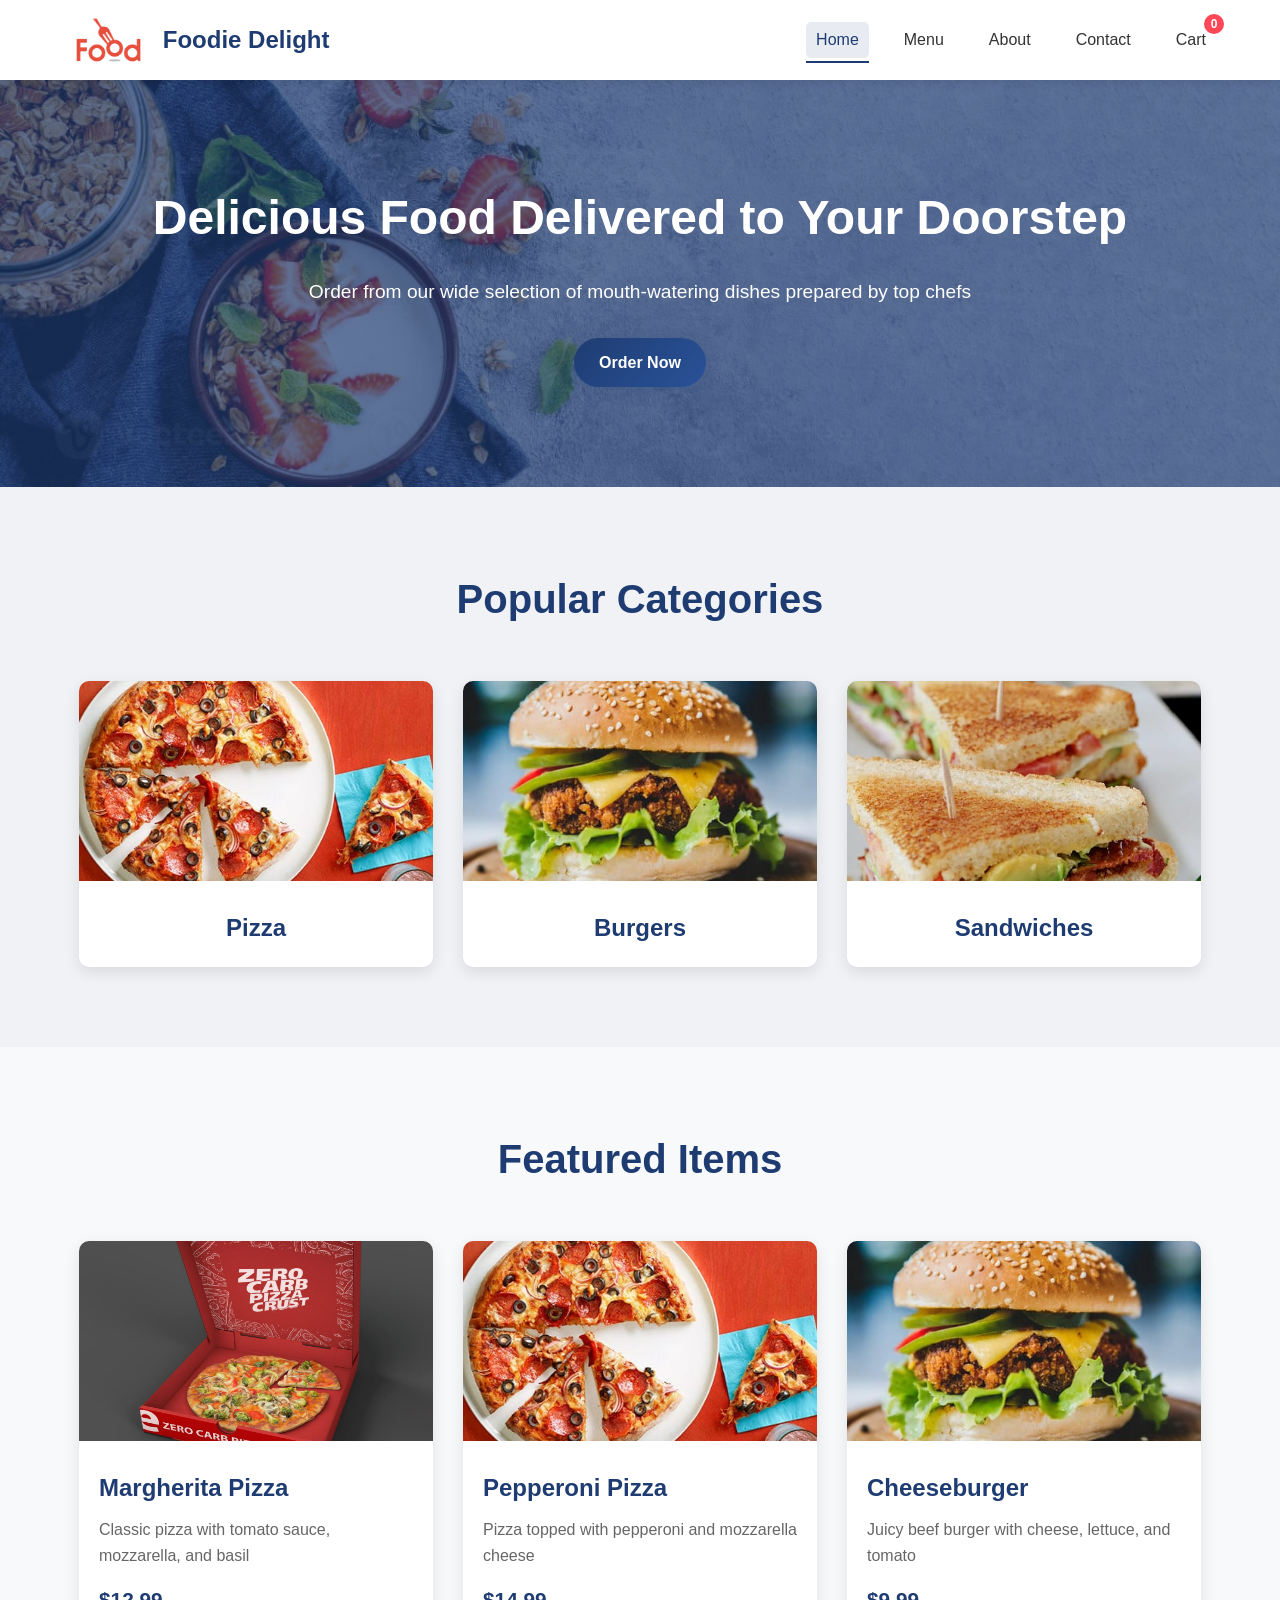
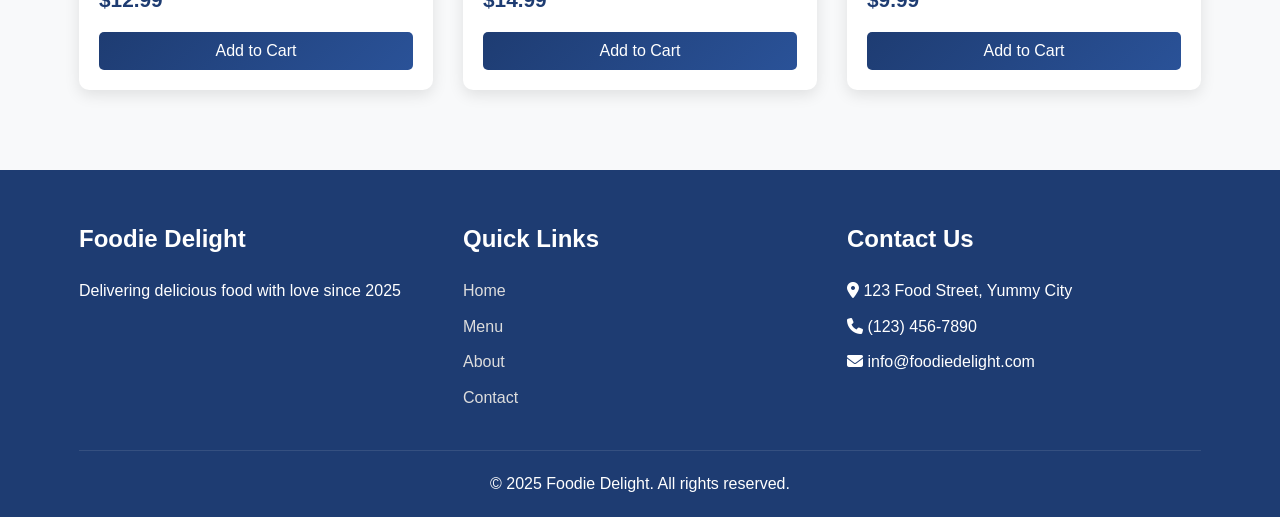
<file: index.html>
<!DOCTYPE html>
<html lang="en">
<head>
    <meta charset="UTF-8">
    <meta name="viewport" content="width=device-width, initial-scale=1.0">
    <title>Foodie Delight - Order Delicious Food Online</title>
    <link rel="stylesheet" href="style.css">
    <link rel="stylesheet" href="https://cdnjs.cloudflare.com/ajax/libs/font-awesome/6.4.0/css/all.min.css">
</head>
<body>
    <!-- Mobile Navigation - Shows ONLY on phones -->
<div class="mobile-header">
    <div class="mobile-icons">
        <button class="mobile-menu-btn" id="mobileMenuBtn">☰</button>
    </div>
</div>

<!-- Mobile Sidebar Menu -->
<div class="mobile-sidebar" id="mobileSidebar">
    <button class="mobile-close" id="mobileCloseBtn">✕</button>
    <a href="index.html">Home</a>
    <a href="menu.html">Menu</a>
    <a href="about.html">About</a>
    <a href="contact.html">Contact</a>
    <a href="cart.html">Cart</a>
</div>

<!-- Dark Overlay -->
<div class="mobile-overlay" id="mobileOverlay"></div>
    <!-- Header Section -->
    <header>
        <div class="container">
            <div class="logo">
                <img src="logo.png" alt="Foodie Delight Logo">
                <h1>Foodie Delight</h1>
            </div>
            <nav>
                <ul class="nav-links">
                    <li><a href="index.html" class="active">Home</a></li>
                    <li><a href="menu.html">Menu</a></li>
                    <li><a href="about.html">About</a></li>
                    <li><a href="contact.html">Contact</a></li>
                    <li><a href="#" id="cartLink">Cart <span class="cart-count">0</span></a></li>
                </ul>
            </nav>
        </div>
    </header>

    <!-- Hero Section -->
    <section class="hero">
        <div class="container">
            <div class="hero-content">
                <h1>Delicious Food Delivered to Your Doorstep</h1>
                <p>Order from our wide selection of mouth-watering dishes prepared by top chefs</p>
                <a href="menu.html" class="btn-primary">Order Now</a>
            </div>
        </div>
    </section>

    <!-- Categories Section -->
    <section class="categories">
        <div class="container">
            <h2>Popular Categories</h2>
            <div class="category-grid">
                <div class="category-card">
                    <img src="p1.jpg" alt="Pizza">
                    <h3>Pizza</h3>
                </div>
                <div class="category-card">
                    <img src="b1.jpg" alt="Burgers">
                    <h3>Burgers</h3>
                </div>
                <div class="category-card">
                    <img src="sandwich.jpg" alt="Sandwiches">
                    <h3>Sandwiches</h3>
                </div>
            </div>
        </div>
    </section>

    <!-- Featured Items Section -->
    <section class="featured">
        <div class="container">
            <h2>Featured Items</h2>
            <div class="food-grid" id="featuredFoods">
                <!-- Featured items will be loaded here by JavaScript -->
            </div>
        </div>
    </section>

    <!-- Cart Modal -->
    <div class="cart-modal" id="cartModal">
        <div class="cart-content">
            <div class="cart-header">
                <h2>Your Cart</h2>
                <span class="close-btn" id="closeCart">&times;</span>
            </div>
            <div class="cart-body">
                <div id="cartItems">
                    <!-- Cart items will be loaded here -->
                    <p class="empty-cart-message">Your cart is empty</p>
                </div>
                <div class="cart-footer">
                    <div class="cart-total">
                        <h3>Total: $<span id="cartTotal">0.00</span></h3>
                    </div>
                    <button class="btn-primary checkout-btn" id="checkoutBtn">Checkout</button>
                </div>
            </div>
        </div>
    </div>

    <!-- Footer -->
    <footer>
        <div class="container">
            <div class="footer-content">
                <div class="footer-section">
                    <h3>Foodie Delight</h3>
                    <p>Delivering delicious food with love since 2025</p>
                </div>
                <div class="footer-section">
                    <h3>Quick Links</h3>
                    <ul>
                        <li><a href="index.html">Home</a></li>
                        <li><a href="menu.html">Menu</a></li>
                        <li><a href="about.html">About</a></li>
                        <li><a href="contact.html">Contact</a></li>
                    </ul>
                </div>
                <div class="footer-section">
                    <h3>Contact Us</h3>
                    <p><i class="fas fa-map-marker-alt"></i> 123 Food Street, Yummy City</p>
                    <p><i class="fas fa-phone"></i> (123) 456-7890</p>
                    <p><i class="fas fa-envelope"></i> info@foodiedelight.com</p>
                </div>
            </div>
            <div class="footer-bottom">
                <p>&copy; 2025 Foodie Delight. All rights reserved.</p>
            </div>
        </div>
    </footer>

    <script src="script.js"></script>
    <script>
// Mobile menu functionality
const menuBtn = document.getElementById('mobileMenuBtn');
const sidebar = document.getElementById('mobileSidebar');
const closeBtn = document.getElementById('mobileCloseBtn');
const overlay = document.getElementById('mobileOverlay');

function openMenu() {
    sidebar.classList.add('show');
    overlay.classList.add('show');
    document.body.style.overflow = 'hidden';
}

function closeMenu() {
    sidebar.classList.remove('show');
    overlay.classList.remove('show');
    document.body.style.overflow = '';
}

if (menuBtn) menuBtn.addEventListener('click', openMenu);
if (closeBtn) closeBtn.addEventListener('click', closeMenu);
if (overlay) overlay.addEventListener('click', closeMenu);

// Close menu when any link is clicked
const sidebarLinks = document.querySelectorAll('.mobile-sidebar a');
sidebarLinks.forEach(link => {
    link.addEventListener('click', closeMenu);
});
</script>
<script>
// Close cart on mobile when page loads
if (window.innerWidth < 768) {
    // Find the cart element
    var cartElement = document.querySelector('.cart-sidebar, .cart-container, [class*="cart"], [id*="cart"]');
    if (cartElement) {
        cartElement.classList.remove('active', 'open', 'show');
        cartElement.style.display = 'none';
    }
}
</script>
</body>
</html>
</file>
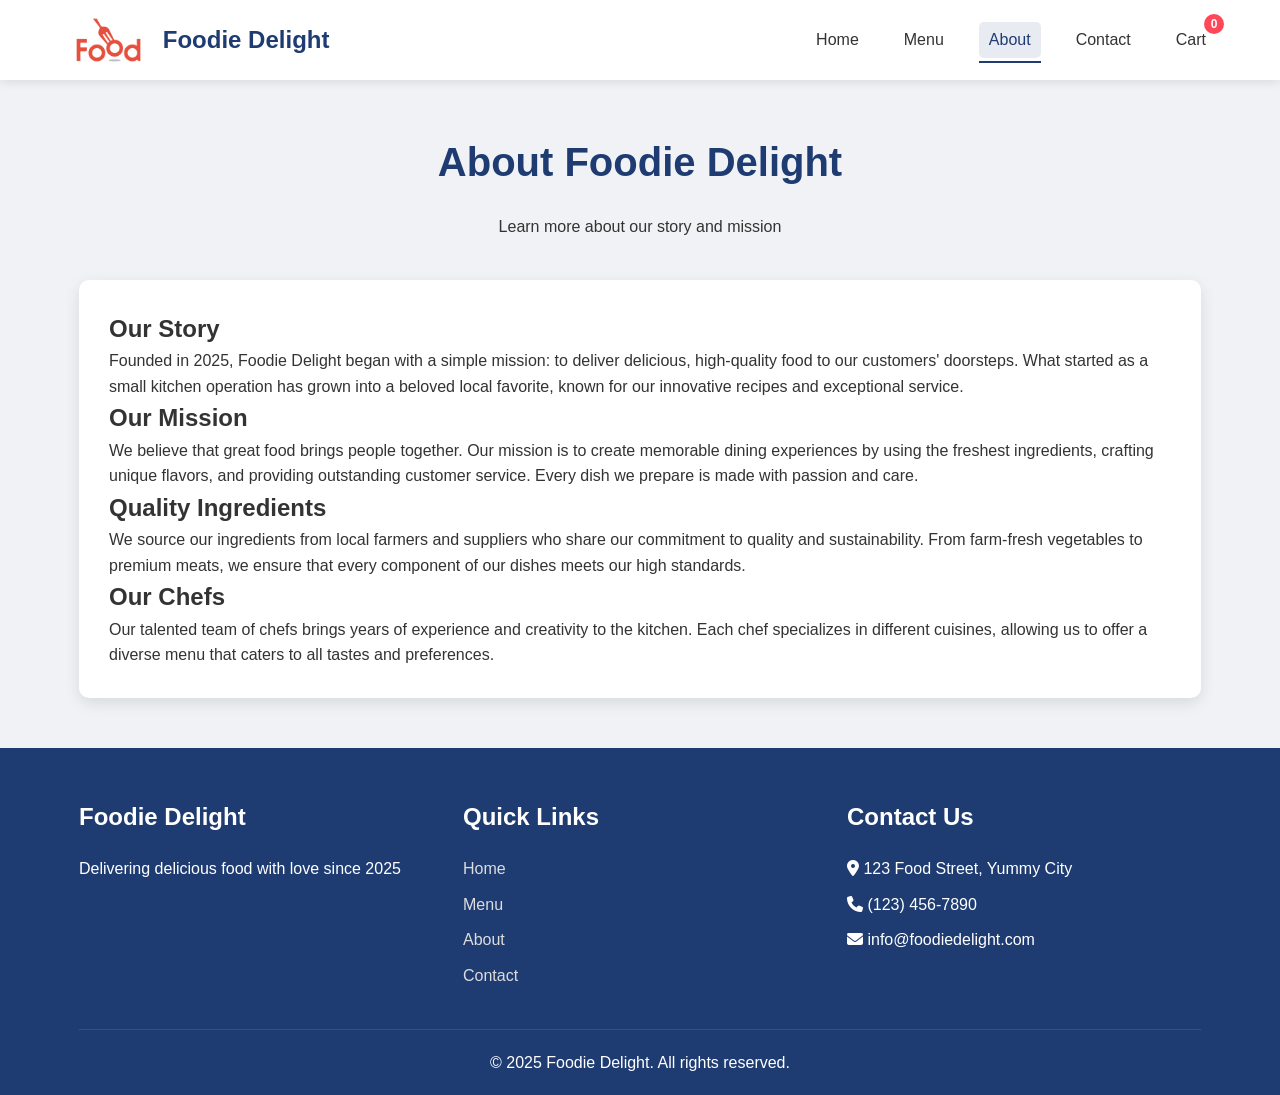
<file: about.html>
<!DOCTYPE html>
<html lang="en">
<head>
    <meta charset="UTF-8">
    <meta name="viewport" content="width=device-width, initial-scale=1.0">
    <title>About Us - Foodie Delight</title>
    <link rel="stylesheet" href="style.css">
    <link rel="stylesheet" href="https://cdnjs.cloudflare.com/ajax/libs/font-awesome/6.4.0/css/all.min.css">
</head>
<body>
    <!-- Header Section -->
    <header>
        <div class="container">
            <div class="logo">
                <img src="logo.png" alt="Foodie Delight Logo">
                <h1>Foodie Delight</h1>
            </div>
            <nav>
                <ul class="nav-links">
                    <li><a href="index.html">Home</a></li>
                    <li><a href="menu.html">Menu</a></li>
                    <li><a href="about.html" class="active">About</a></li>
                    <li><a href="contact.html">Contact</a></li>
                    <li><a href="#" id="cartLink">Cart <span class="cart-count">0</span></a></li>
                </ul>
            </nav>
        </div>
    </header>

    <!-- About Section -->
    <section class="about-page">
        <div class="container">
            <div class="about-header">
                <h1>About Foodie Delight</h1>
                <p>Learn more about our story and mission</p>
            </div>
            
            <div class="about-content">
                <h2>Our Story</h2>
                <p>Founded in 2025, Foodie Delight began with a simple mission: to deliver delicious, high-quality food to our customers' doorsteps. What started as a small kitchen operation has grown into a beloved local favorite, known for our innovative recipes and exceptional service.</p>
                
                <h2>Our Mission</h2>
                <p>We believe that great food brings people together. Our mission is to create memorable dining experiences by using the freshest ingredients, crafting unique flavors, and providing outstanding customer service. Every dish we prepare is made with passion and care.</p>
                
                <h2>Quality Ingredients</h2>
                <p>We source our ingredients from local farmers and suppliers who share our commitment to quality and sustainability. From farm-fresh vegetables to premium meats, we ensure that every component of our dishes meets our high standards.</p>
                
                <h2>Our Chefs</h2>
                <p>Our talented team of chefs brings years of experience and creativity to the kitchen. Each chef specializes in different cuisines, allowing us to offer a diverse menu that caters to all tastes and preferences.</p>
            </div>
        </div>
    </section>

    <!-- Cart Modal -->
    <div class="cart-modal" id="cartModal">
        <div class="cart-content">
            <div class="cart-header">
                <h2>Your Cart</h2>
                <span class="close-btn" id="closeCart">&times;</span>
            </div>
            <div class="cart-body">
                <div id="cartItems">
                    <!-- Cart items will be loaded here -->
                    <p class="empty-cart-message">Your cart is empty</p>
                </div>
                <div class="cart-footer">
                    <div class="cart-total">
                        <h3>Total: $<span id="cartTotal">0.00</span></h3>
                    </div>
                    <button class="btn-primary checkout-btn" id="checkoutBtn">Checkout</button>
                </div>
            </div>
        </div>
    </div>

    <!-- Footer -->
    <footer>
        <div class="container">
            <div class="footer-content">
                <div class="footer-section">
                    <h3>Foodie Delight</h3>
                    <p>Delivering delicious food with love since 2025</p>
                </div>
                <div class="footer-section">
                    <h3>Quick Links</h3>
                    <ul>
                        <li><a href="index.html">Home</a></li>
                        <li><a href="menu.html">Menu</a></li>
                        <li><a href="about.html">About</a></li>
                        <li><a href="contact.html">Contact</a></li>
                    </ul>
                </div>
                <div class="footer-section">
                    <h3>Contact Us</h3>
                    <p><i class="fas fa-map-marker-alt"></i> 123 Food Street, Yummy City</p>
                    <p><i class="fas fa-phone"></i> (123) 456-7890</p>
                    <p><i class="fas fa-envelope"></i> info@foodiedelight.com</p>
                </div>
            </div>
            <div class="footer-bottom">
                <p>&copy; 2025 Foodie Delight. All rights reserved.</p>
            </div>
        </div>
    </footer>

    <script src="script.js"></script>
</body>
</html>
</file>
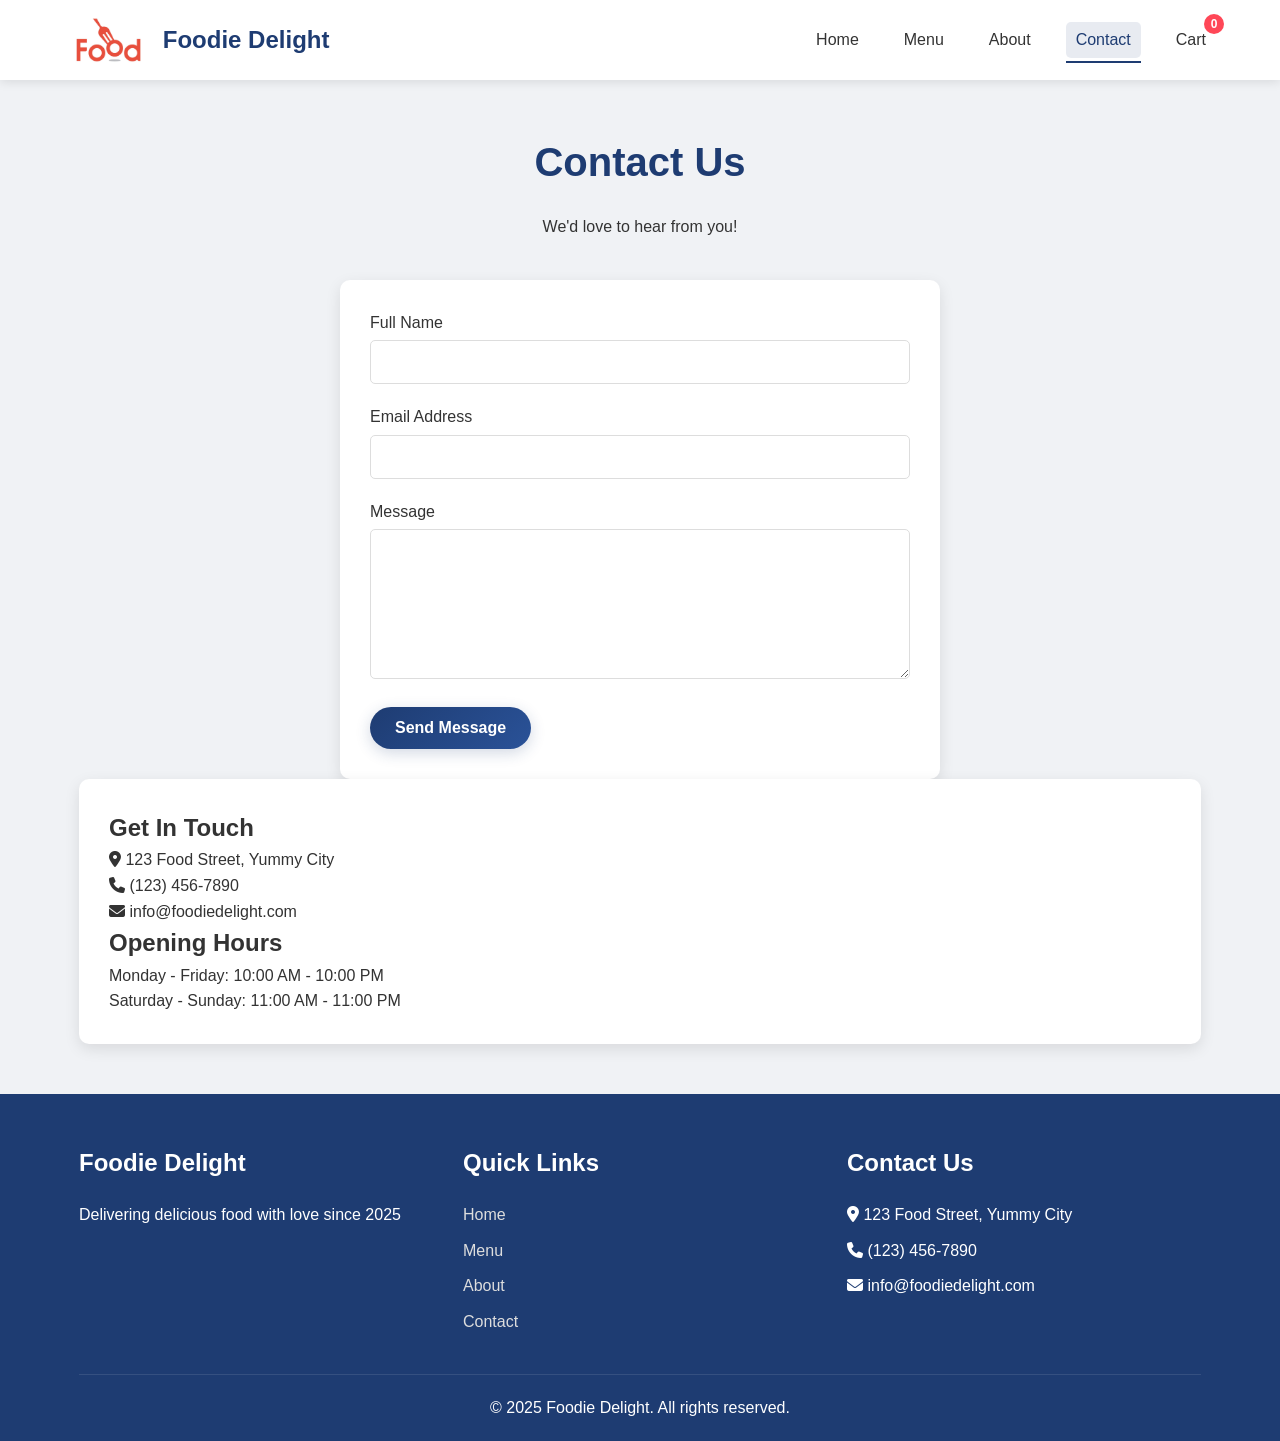
<file: contact.html>
<!DOCTYPE html>
<html lang="en">
<head>
    <meta charset="UTF-8">
    <meta name="viewport" content="width=device-width, initial-scale=1.0">
    <title>Contact Us - Foodie Delight</title>
    <link rel="stylesheet" href="style.css">
    <link rel="stylesheet" href="https://cdnjs.cloudflare.com/ajax/libs/font-awesome/6.4.0/css/all.min.css">
</head>
<body>
    <!-- Header Section -->
    <header>
        <div class="container">
            <div class="logo">
                <img src="logo.png" alt="Foodie Delight Logo">
                <h1>Foodie Delight</h1>
            </div>
            <nav>
                <ul class="nav-links">
                    <li><a href="index.html">Home</a></li>
                    <li><a href="menu.html">Menu</a></li>
                    <li><a href="about.html">About</a></li>
                    <li><a href="contact.html" class="active">Contact</a></li>
                    <li><a href="#" id="cartLink">Cart <span class="cart-count">0</span></a></li>
                </ul>
            </nav>
        </div>
    </header>

    <!-- Contact Section -->
    <section class="contact-page">
        <div class="container">
            <div class="contact-header">
                <h1>Contact Us</h1>
                <p>We'd love to hear from you!</p>
            </div>
            
            <div class="contact-form">
                <form id="contactForm">
                    <div class="form-group">
                        <label for="name">Full Name</label>
                        <input type="text" id="name" name="name" required>
                    </div>
                    
                    <div class="form-group">
                        <label for="email">Email Address</label>
                        <input type="email" id="email" name="email" required>
                    </div>
                    
                    <div class="form-group">
                        <label for="message">Message</label>
                        <textarea id="message" name="message" required></textarea>
                    </div>
                    
                    <button type="submit" class="btn-primary">Send Message</button>
                </form>
            </div>
            
            <div class="contact-info">
                <div class="about-content">
                    <h2>Get In Touch</h2>
                    <p><i class="fas fa-map-marker-alt"></i> 123 Food Street, Yummy City</p>
                    <p><i class="fas fa-phone"></i> (123) 456-7890</p>
                    <p><i class="fas fa-envelope"></i> info@foodiedelight.com</p>
                    
                    <h2>Opening Hours</h2>
                    <p>Monday - Friday: 10:00 AM - 10:00 PM</p>
                    <p>Saturday - Sunday: 11:00 AM - 11:00 PM</p>
                </div>
            </div>
        </div>
    </section>

    <!-- Cart Modal -->
    <div class="cart-modal" id="cartModal">
        <div class="cart-content">
            <div class="cart-header">
                <h2>Your Cart</h2>
                <span class="close-btn" id="closeCart">&times;</span>
            </div>
            <div class="cart-body">
                <div id="cartItems">
                    <!-- Cart items will be loaded here -->
                    <p class="empty-cart-message">Your cart is empty</p>
                </div>
                <div class="cart-footer">
                    <div class="cart-total">
                        <h3>Total: $<span id="cartTotal">0.00</span></h3>
                    </div>
                    <button class="btn-primary checkout-btn" id="checkoutBtn">Checkout</button>
                </div>
            </div>
        </div>
    </div>

    <!-- Footer -->
    <footer>
        <div class="container">
            <div class="footer-content">
                <div class="footer-section">
                    <h3>Foodie Delight</h3>
                    <p>Delivering delicious food with love since 2025</p>
                </div>
                <div class="footer-section">
                    <h3>Quick Links</h3>
                    <ul>
                        <li><a href="index.html">Home</a></li>
                        <li><a href="menu.html">Menu</a></li>
                        <li><a href="about.html">About</a></li>
                        <li><a href="contact.html">Contact</a></li>
                    </ul>
                </div>
                <div class="footer-section">
                    <h3>Contact Us</h3>
                    <p><i class="fas fa-map-marker-alt"></i> 123 Food Street, Yummy City</p>
                    <p><i class="fas fa-phone"></i> (123) 456-7890</p>
                    <p><i class="fas fa-envelope"></i> info@foodiedelight.com</p>
                </div>
            </div>
            <div class="footer-bottom">
                <p>&copy; 2025 Foodie Delight. All rights reserved.</p>
            </div>
        </div>
    </footer>

    <script src="script.js"></script>
</body>
</html>
</file>
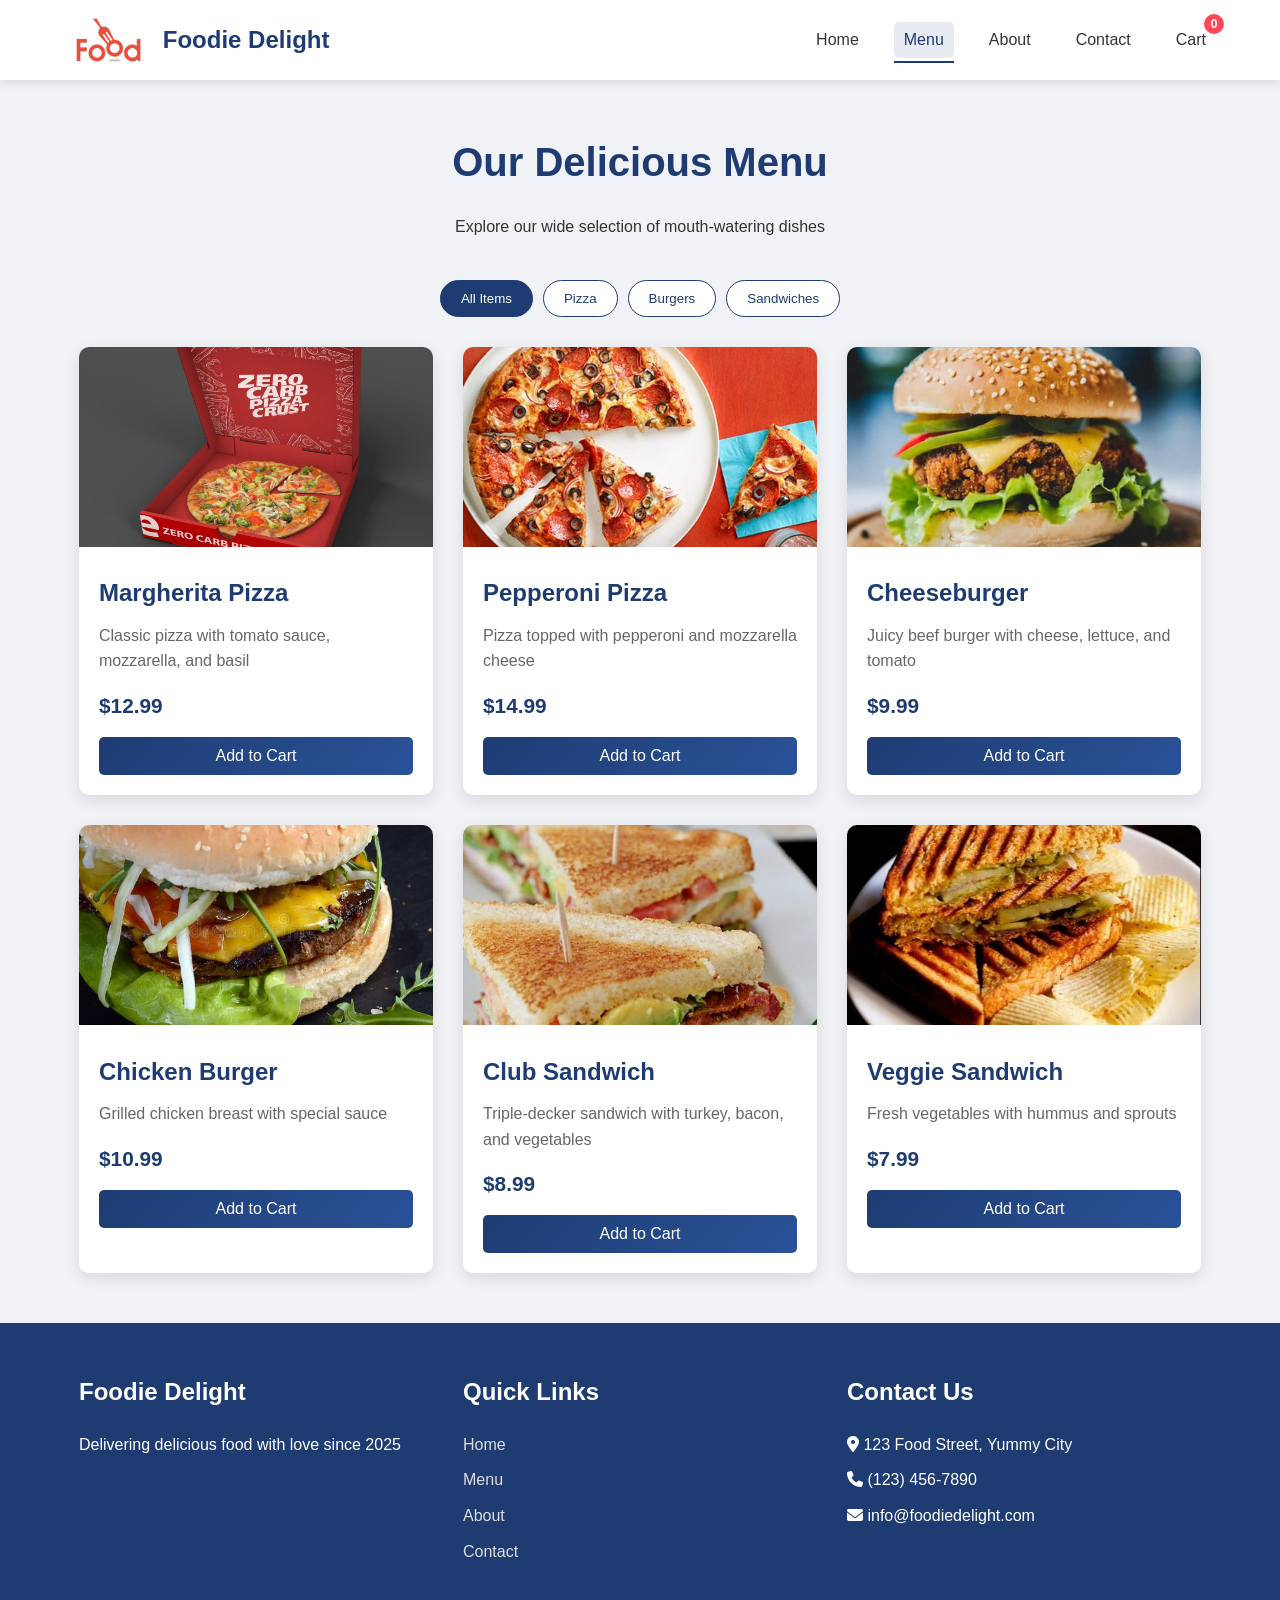
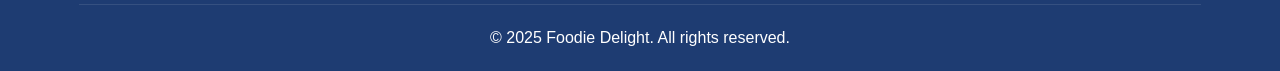
<file: menu.html>
<!DOCTYPE html>
<html lang="en">
<head>
    <meta charset="UTF-8">
    <meta name="viewport" content="width=device-width, initial-scale=1.0">
    <title>Our Menu - Foodie Delight</title>
    <link rel="stylesheet" href="style.css">
    <link rel="stylesheet" href="https://cdnjs.cloudflare.com/ajax/libs/font-awesome/6.4.0/css/all.min.css">
</head>
<body>
    <!-- Header Section -->
    <header>
        <div class="container">
            <div class="logo">
                <img src="logo.png" alt="Foodie Delight Logo">
                <h1>Foodie Delight</h1>
            </div>
            <nav>
                <ul class="nav-links">
                    <li><a href="index.html">Home</a></li>
                    <li><a href="menu.html" class="active">Menu</a></li>
                    <li><a href="about.html">About</a></li>
                    <li><a href="contact.html">Contact</a></li>
                    <li><a href="#" id="cartLink">Cart <span class="cart-count">0</span></a></li>
                </ul>
            </nav>
        </div>
    </header>

    <!-- Menu Section -->
    <section class="menu-page">
        <div class="container">
            <div class="menu-header">
                <h1>Our Delicious Menu</h1>
                <p>Explore our wide selection of mouth-watering dishes</p>
            </div>
            
            <div class="filter-buttons">
                <button class="filter-btn active" data-category="all">All Items</button>
                <button class="filter-btn" data-category="pizza">Pizza</button>
                <button class="filter-btn" data-category="burger">Burgers</button>
                <button class="filter-btn" data-category="sandwich">Sandwiches</button>
            </div>
            
            <div class="food-grid" id="menuFoods">
                <!-- Menu items will be loaded here by JavaScript -->
            </div>
        </div>
    </section>

    <!-- Cart Modal -->
    <div class="cart-modal" id="cartModal">
        <div class="cart-content">
            <div class="cart-header">
                <h2>Your Cart</h2>
                <span class="close-btn" id="closeCart">&times;</span>
            </div>
            <div class="cart-body">
                <div id="cartItems">
                    <!-- Cart items will be loaded here -->
                    <p class="empty-cart-message">Your cart is empty</p>
                </div>
                <div class="cart-footer">
                    <div class="cart-total">
                        <h3>Total: $<span id="cartTotal">0.00</span></h3>
                    </div>
                    <button class="btn-primary checkout-btn" id="checkoutBtn">Checkout</button>
                </div>
            </div>
        </div>
    </div>

    <!-- Footer -->
    <footer>
        <div class="container">
            <div class="footer-content">
                <div class="footer-section">
                    <h3>Foodie Delight</h3>
                    <p>Delivering delicious food with love since 2025</p>
                </div>
                <div class="footer-section">
                    <h3>Quick Links</h3>
                    <ul>
                        <li><a href="index.html">Home</a></li>
                        <li><a href="menu.html">Menu</a></li>
                        <li><a href="about.html">About</a></li>
                        <li><a href="contact.html">Contact</a></li>
                    </ul>
                </div>
                <div class="footer-section">
                    <h3>Contact Us</h3>
                    <p><i class="fas fa-map-marker-alt"></i> 123 Food Street, Yummy City</p>
                    <p><i class="fas fa-phone"></i> (123) 456-7890</p>
                    <p><i class="fas fa-envelope"></i> info@foodiedelight.com</p>
                </div>
            </div>
            <div class="footer-bottom">
                <p>&copy; 2025 Foodie Delight. All rights reserved.</p>
            </div>
        </div>
    </footer>

    <script src="script.js"></script>
</body>
</html>
</file>
<file: style.css>
/* Global Styles */
* {
    margin: 0;
    padding: 0;
    box-sizing: border-box;
}

body {
    font-family: 'Segoe UI', Tahoma, Geneva, Verdana, sans-serif;
    background-color: #f0f2f5;
    color: #333;
    line-height: 1.6;
}

.container {
    width: 90%;
    max-width: 1200px;
    margin: 0 auto;
    padding: 0 15px;
}

.btn-primary {
    display: inline-block;
    background: linear-gradient(135deg, #1e3c72, #2a5298);
    color: white;
    padding: 12px 25px;
    border: none;
    border-radius: 30px;
    cursor: pointer;
    font-size: 16px;
    font-weight: 600;
    text-decoration: none;
    transition: all 0.3s ease;
    box-shadow: 0 4px 15px rgba(30, 60, 114, 0.2);
}

.btn-primary:hover {
    background: linear-gradient(135deg, #2a5298, #1e3c72);
    transform: translateY(-2px);
    box-shadow: 0 6px 20px rgba(30, 60, 114, 0.3);
}

/* Header Styles */
header {
    background: white;
    box-shadow: 0 2px 10px rgba(0, 0, 0, 0.1);
    position: sticky;
    top: 0;
    z-index: 1000;
}

header .container {
    display: flex;
    justify-content: space-between;
    align-items: center;
    padding: 15px 0;
}

.logo {
    display: flex;
    align-items: center;
}

.logo img {
    height: 50px;
    margin-right: 10px;
}

.logo h1 {
    color: #1e3c72;
    font-size: 24px;
}

.nav-links {
    display: flex;
    list-style: none;
}

.nav-links li {
    margin-left: 25px;
}

.nav-links a {
    text-decoration: none;
    color: #333;
    font-weight: 500;
    transition: color 0.3s;
    position: relative;
    display: inline-block;
    padding: 5px 10px;
    border-radius: 5px;
}

.nav-links a:hover,
.nav-links a.active {
    color: #1e3c72;
    background-color: rgba(30, 60, 114, 0.1);
}

.nav-links a::after {
    content: '';
    position: absolute;
    bottom: -5px;
    left: 0;
    width: 0;
    height: 2px;
    background: #1e3c72;
    transition: width 0.3s;
}

.nav-links a:hover::after,
.nav-links a.active::after {
    width: 100%;
}

.cart-icon {
    position: relative;
    cursor: pointer;
    font-size: 24px;
    color: #1e3c72;
}

.cart-count {
    position: absolute;
    top: -8px;
    right: -8px;
    background: #ff4757;
    color: white;
    font-size: 12px;
    font-weight: bold;
    width: 20px;
    height: 20px;
    border-radius: 50%;
    display: flex;
    justify-content: center;
    align-items: center;
}

/* Hero Section */
.hero {
    background: linear-gradient(rgba(30, 60, 114, 0.7), rgba(30, 60, 114, 0.7)), url('search-bg.jpg');
    background-size: cover;
    background-position: center;
    color: white;
    padding: 100px 0;
    text-align: center;
}

.hero-content h1 {
    font-size: 3rem;
    margin-bottom: 20px;
}

.hero-content p {
    font-size: 1.2rem;
    margin-bottom: 30px;
    max-width: 700px;
    margin-left: auto;
    margin-right: auto;
}

/* Categories Section */
.categories {
    padding: 80px 0;
}

.categories h2 {
    text-align: center;
    font-size: 2.5rem;
    margin-bottom: 50px;
    color: #1e3c72;
}

.category-grid {
    display: grid;
    grid-template-columns: repeat(auto-fit, minmax(250px, 1fr));
    gap: 30px;
}

.category-card {
    background: white;
    border-radius: 10px;
    overflow: hidden;
    box-shadow: 0 5px 15px rgba(0, 0, 0, 0.1);
    transition: transform 0.3s ease;
    text-align: center;
}

.category-card:hover {
    transform: translateY(-10px);
}

.category-card img {
    width: 100%;
    height: 200px;
    object-fit: cover;
}

.category-card h3 {
    padding: 20px;
    font-size: 1.5rem;
    color: #1e3c72;
}

/* Featured Items Section */
.featured {
    padding: 80px 0;
    background-color: #f8f9fa;
}

.featured h2 {
    text-align: center;
    font-size: 2.5rem;
    margin-bottom: 50px;
    color: #1e3c72;
}

.food-grid {
    display: grid;
    grid-template-columns: repeat(auto-fit, minmax(300px, 1fr));
    gap: 30px;
}

.food-card {
    background: white;
    border-radius: 10px;
    overflow: hidden;
    box-shadow: 0 5px 15px rgba(0, 0, 0, 0.1);
    transition: transform 0.3s ease;
}

.food-card:hover {
    transform: translateY(-5px);
}

.food-card img {
    width: 100%;
    height: 200px;
    object-fit: cover;
}

.food-info {
    padding: 20px;
}

.food-info h3 {
    font-size: 1.5rem;
    margin-bottom: 10px;
    color: #1e3c72;
}

.food-info p {
    color: #666;
    margin-bottom: 15px;
}

.price {
    font-size: 1.3rem;
    font-weight: bold;
    color: #1e3c72;
    margin-bottom: 15px;
    display: block;
}

.add-to-cart {
    width: 100%;
    padding: 10px;
    background: linear-gradient(135deg, #1e3c72, #2a5298);
    color: white;
    border: none;
    border-radius: 5px;
    cursor: pointer;
    font-size: 16px;
    transition: background 0.3s;
}

.add-to-cart:hover {
    background: linear-gradient(135deg, #2a5298, #1e3c72);
}

/* Cart Modal */
.cart-modal {
    display: none;
    position: fixed;
    top: 0;
    left: 0;
    width: 100%;
    height: 100%;
    background: rgba(0, 0, 0, 0.5);
    z-index: 2000;
    justify-content: center;
    align-items: center;
}

.cart-content {
    background: white;
    width: 90%;
    max-width: 600px;
    border-radius: 10px;
    overflow: hidden;
    max-height: 80vh;
    display: flex;
    flex-direction: column;
}

.cart-header {
    background: #1e3c72;
    color: white;
    padding: 20px;
    display: flex;
    justify-content: space-between;
    align-items: center;
}

.close-btn {
    font-size: 30px;
    cursor: pointer;
}

.cart-body {
    padding: 20px;
    overflow-y: auto;
    flex-grow: 1;
}

.cart-item {
    display: flex;
    justify-content: space-between;
    align-items: center;
    padding: 15px 0;
    border-bottom: 1px solid #eee;
}

.item-info {
    flex-grow: 1;
}

.item-info h4 {
    margin-bottom: 5px;
}

.item-price {
    color: #1e3c72;
    font-weight: bold;
}

.item-quantity {
    display: flex;
    align-items: center;
    margin: 0 20px;
}

.quantity-btn {
    width: 30px;
    height: 30px;
    background: #1e3c72;
    color: white;
    border: none;
    border-radius: 50%;
    cursor: pointer;
    font-size: 16px;
}

.quantity {
    margin: 0 10px;
}

.remove-item {
    background: #ff4757;
    color: white;
    border: none;
    width: 30px;
    height: 30px;
    border-radius: 50%;
    cursor: pointer;
}

.cart-footer {
    padding: 20px;
    border-top: 1px solid #eee;
}

.cart-total {
    text-align: right;
    margin-bottom: 20px;
}

.checkout-btn {
    width: 100%;
    padding: 15px;
    font-size: 18px;
}

.empty-cart-message {
    text-align: center;
    color: #666;
    font-style: italic;
    padding: 30px 0;
}

/* Bill Preview Modal */
#billPreview {
    white-space: pre-wrap;
    font-family: 'Courier New', monospace;
    background: #f8f9fa;
    padding: 20px;
    border-radius: 5px;
    margin-bottom: 20px;
    max-height: 400px;
    overflow-y: auto;
    font-size: 14px;
    line-height: 1.5;
}

/* Footer */
footer {
    background: #1e3c72;
    color: white;
    padding: 50px 0 20px;
}

.footer-content {
    display: grid;
    grid-template-columns: repeat(auto-fit, minmax(250px, 1fr));
    gap: 30px;
    margin-bottom: 30px;
}

.footer-section h3 {
    margin-bottom: 20px;
    font-size: 1.5rem;
}

.footer-section ul {
    list-style: none;
}

.footer-section ul li {
    margin-bottom: 10px;
}

.footer-section ul li a {
    color: #ddd;
    text-decoration: none;
    transition: color 0.3s;
}

.footer-section ul li a:hover {
    color: white;
}

.footer-section p {
    margin-bottom: 10px;
}

.footer-bottom {
    text-align: center;
    padding-top: 20px;
    border-top: 1px solid rgba(255, 255, 255, 0.1);
}

/* Responsive Design */
@media (max-width: 768px) {
    .nav-links {
        display: none;
    }
    
    .hero-content h1 {
        font-size: 2rem;
    }
    
    .hero-content p {
        font-size: 1rem;
    }
    
    .categories h2,
    .featured h2 {
        font-size: 2rem;
    }
}

/* Menu Page Specific Styles */
.menu-page {
    padding: 50px 0;
}

.menu-header {
    text-align: center;
    margin-bottom: 40px;
}

.menu-header h1 {
    font-size: 2.5rem;
    color: #1e3c72;
    margin-bottom: 20px;
}

.filter-buttons {
    display: flex;
    justify-content: center;
    flex-wrap: wrap;
    gap: 10px;
    margin-bottom: 30px;
}

.filter-btn {
    padding: 10px 20px;
    background: white;
    border: 1px solid #1e3c72;
    color: #1e3c72;
    border-radius: 30px;
    cursor: pointer;
    transition: all 0.3s;
}

.filter-btn.active,
.filter-btn:hover {
    background: #1e3c72;
    color: white;
}

/* About Page Styles */
.about-page {
    padding: 50px 0;
}

.about-header {
    text-align: center;
    margin-bottom: 40px;
}

.about-header h1 {
    font-size: 2.5rem;
    color: #1e3c72;
    margin-bottom: 20px;
}

.about-content {
    background: white;
    padding: 30px;
    border-radius: 10px;
    box-shadow: 0 5px 15px rgba(0, 0, 0, 0.1);
}

/* Contact Page Styles */
.contact-page {
    padding: 50px 0;
}

.contact-header {
    text-align: center;
    margin-bottom: 40px;
}

.contact-header h1 {
    font-size: 2.5rem;
    color: #1e3c72;
    margin-bottom: 20px;
}

.contact-form {
    background: white;
    padding: 30px;
    border-radius: 10px;
    box-shadow: 0 5px 15px rgba(0, 0, 0, 0.1);
    max-width: 600px;
    margin: 0 auto;
}

.form-group {
    margin-bottom: 20px;
}

.form-group label {
    display: block;
    margin-bottom: 5px;
    font-weight: 500;
}

.form-group input,
.form-group textarea {
    width: 100%;
    padding: 12px;
    border: 1px solid #ddd;
    border-radius: 5px;
    font-size: 16px;
}

.form-group textarea {
    height: 150px;
    resize: vertical;
}
/* ======================================== */
/* MOBILE ONLY - Desktop stays the same    */
/* ======================================== */

/* Hide mobile elements on desktop */
@media (min-width: 769px) {
    .mobile-header,
    .mobile-sidebar,
    .mobile-overlay {
        display: none !important;
    }
}

@media (max-width: 768px) {
    /* Only hide the menu links, NOT the cart */
    .main-nav, .navbar, header nav ul, nav ul {
        display: none !important;
    }
    
    /* Keep your original cart visible */
    .cart, .cart-icon, [id*="cart"], [class*="cart"] {
        display: block !important;
    }
}
    /* Mobile header bar */
    .mobile-header {
        display: flex !important;
        justify-content: space-between !important;
        align-items: center !important;
        padding: 12px 16px !important;
        background: white !important;
        box-shadow: 0 2px 8px rgba(0,0,0,0.05) !important;
        position: sticky !important;
        top: 0 !important;
        z-index: 100 !important;
    }
    
    
    
    /* Icons container */
    .mobile-icons {
        display: flex !important;
        gap: 16px !important;
        align-items: center !important;
    }
    
    /* Cart icon */
    .mobile-cart {
        font-size: 1.3rem !important;
        text-decoration: none !important;
        color: #db6f27 !important;
    }
    
    /* Hamburger button */
    .mobile-menu-btn {
        font-size: 1.6rem !important;
        background: none !important;
        border: none !important;
        cursor: pointer !important;
        color: #db6f27 !important;
        padding: 0 !important;
    }
    
    /* Sidebar menu */
    .mobile-sidebar {
        position: fixed !important;
        top: 0 !important;
        right: -280px !important;
        width: 260px !important;
        height: 100% !important;
        background: white !important;
        z-index: 1002 !important;
        transition: right 0.3s ease !important;
        padding: 60px 20px 20px 20px !important;
        display: flex !important;
        flex-direction: column !important;
        gap: 16px !important;
        box-shadow: -2px 0 15px rgba(0,0,0,0.1) !important;
    }
    
    .mobile-sidebar.show {
        right: 0 !important;
    }
    
    .mobile-sidebar a {
        text-decoration: none !important;
        color: #333 !important;
        font-size: 1.1rem !important;
        padding: 10px 0 !important;
        border-bottom: 1px solid #eee !important;
    }
    
    /* Close button */
    .mobile-close {
        position: absolute !important;
        top: 15px !important;
        right: 20px !important;
        font-size: 1.5rem !important;
        background: none !important;
        border: none !important;
        cursor: pointer !important;
        color: #db6f27 !important;
    }
    
    /* Dark overlay */
    .mobile-overlay {
        position: fixed !important;
        top: 0 !important;
        left: 0 !important;
        width: 100% !important;
        height: 100% !important;
        background: rgba(0,0,0,0.3) !important;
        z-index: 1001 !important;
        display: none !important;
    }
    
    .mobile-overlay.show {
        display: block !important;
    }
    /* Force cart to stay closed on mobile */
@media (max-width: 768px) {
    .cart-modal {
        display: none !important;
    }
}
/* Hide ALL mobile elements on desktop screens */
@media (min-width: 769px) {
    .mobile-header,
    .mobile-sidebar,
    .mobile-overlay,
    .mobile-top-bar,
    .mobile-menu-btn,
    .mobile-hamburger {
        display: none !important;
    }
}
/* Fix for mobile - keeps cart working */
.cart-modal {
    display: none !important;
}
.cart-modal.open, .cart-modal.show {
    display: block !important;
}
</file>
